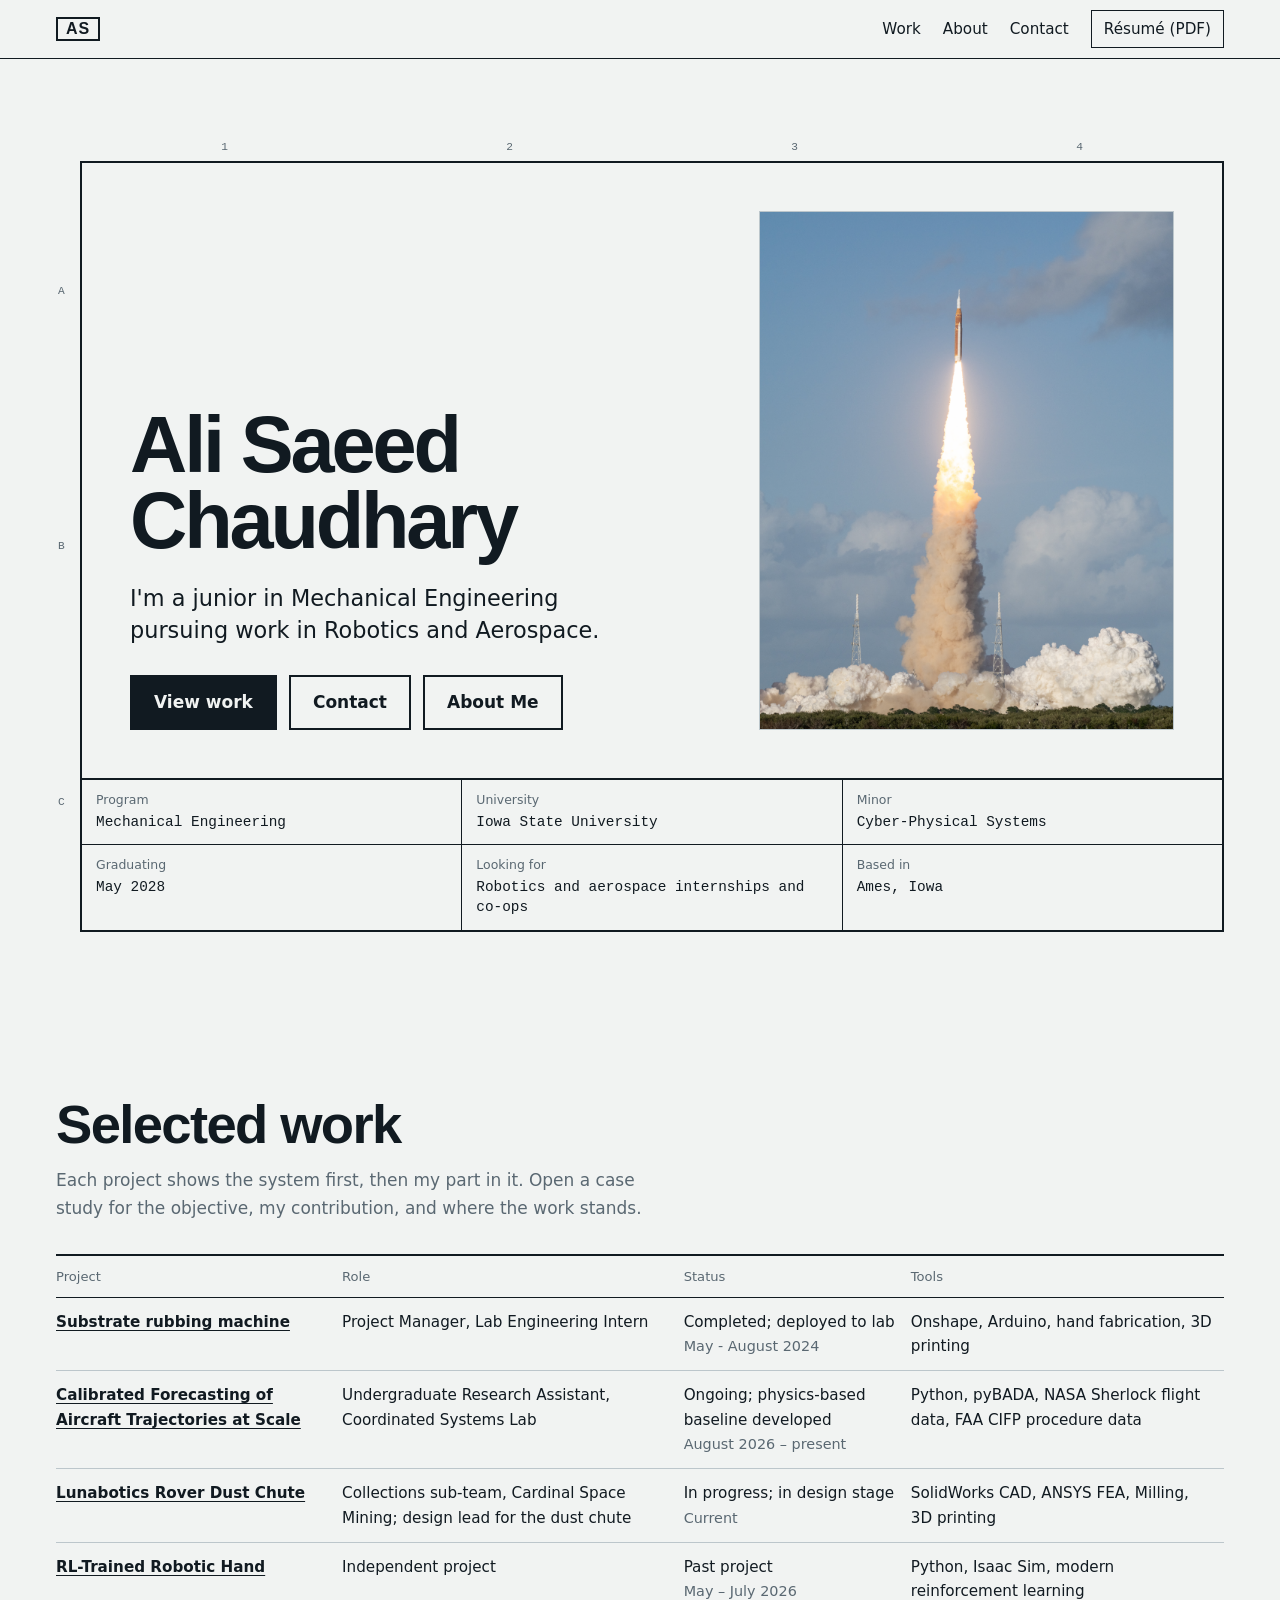
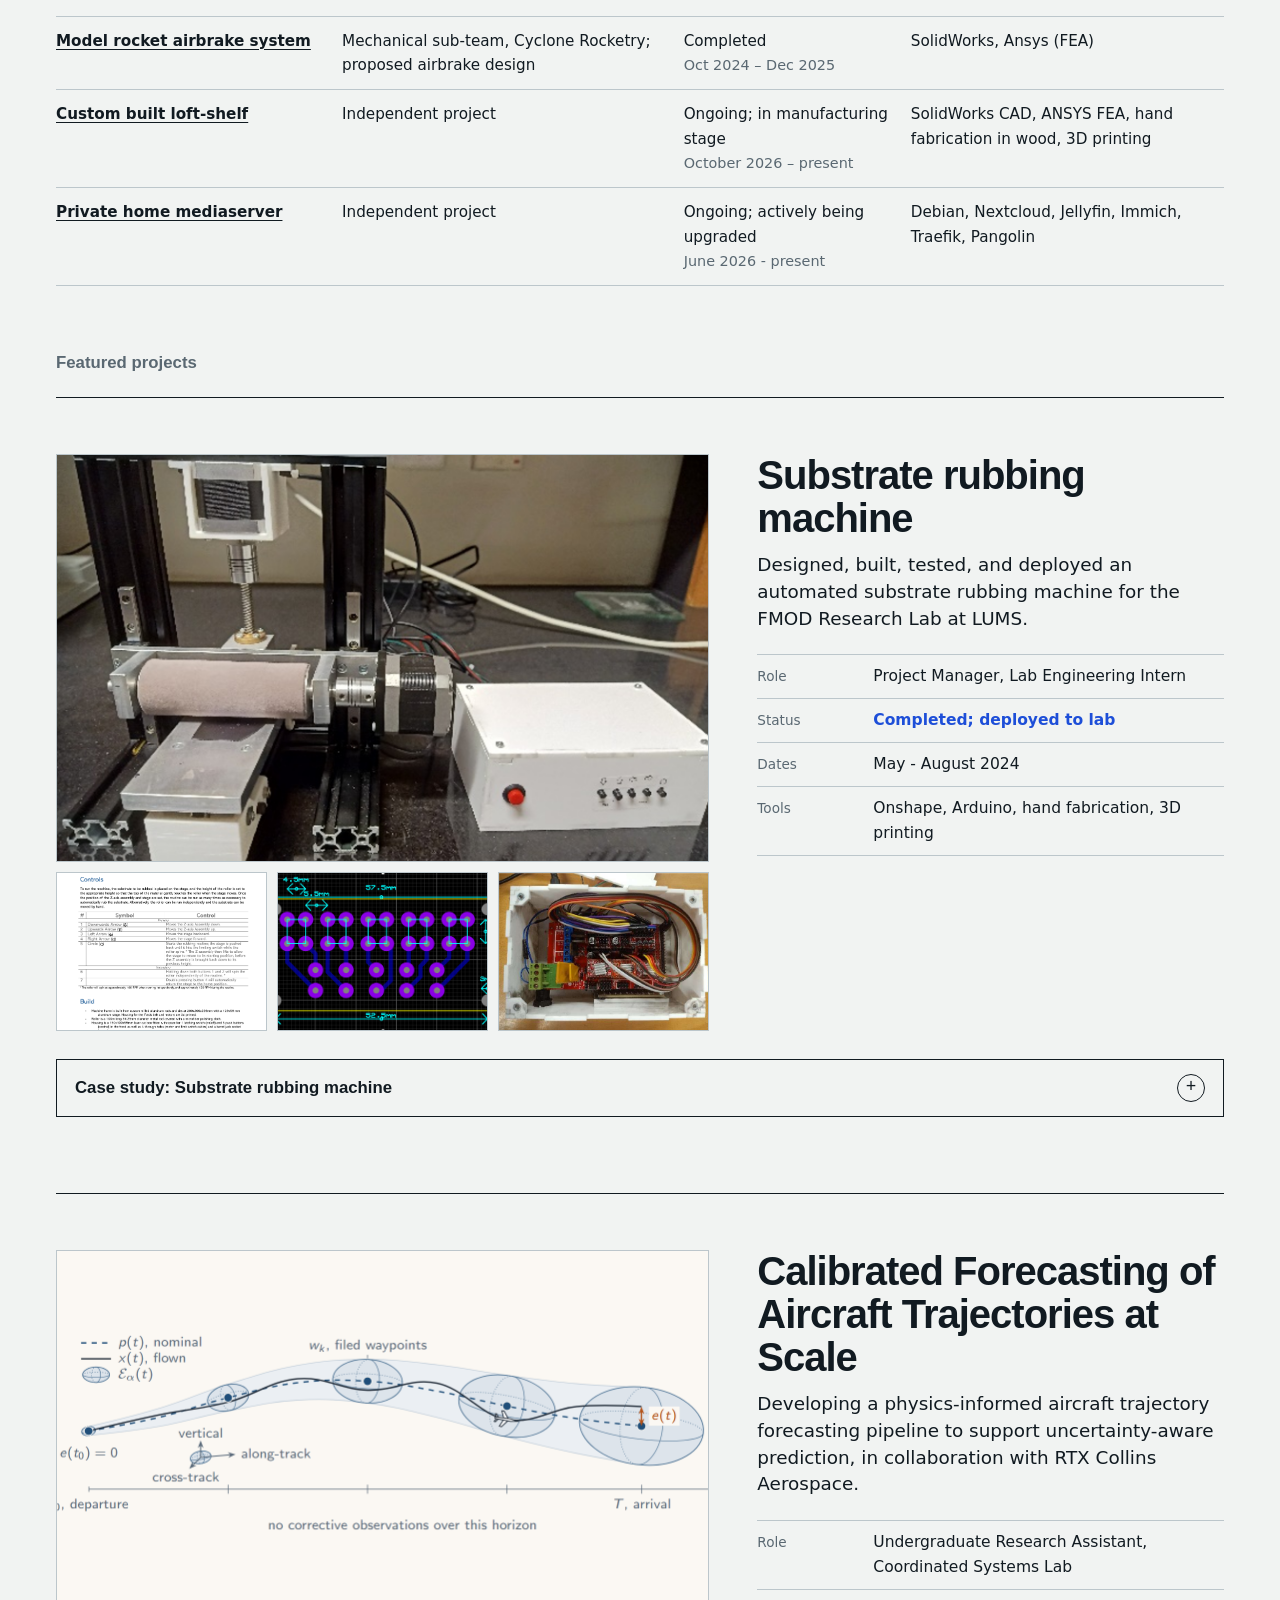
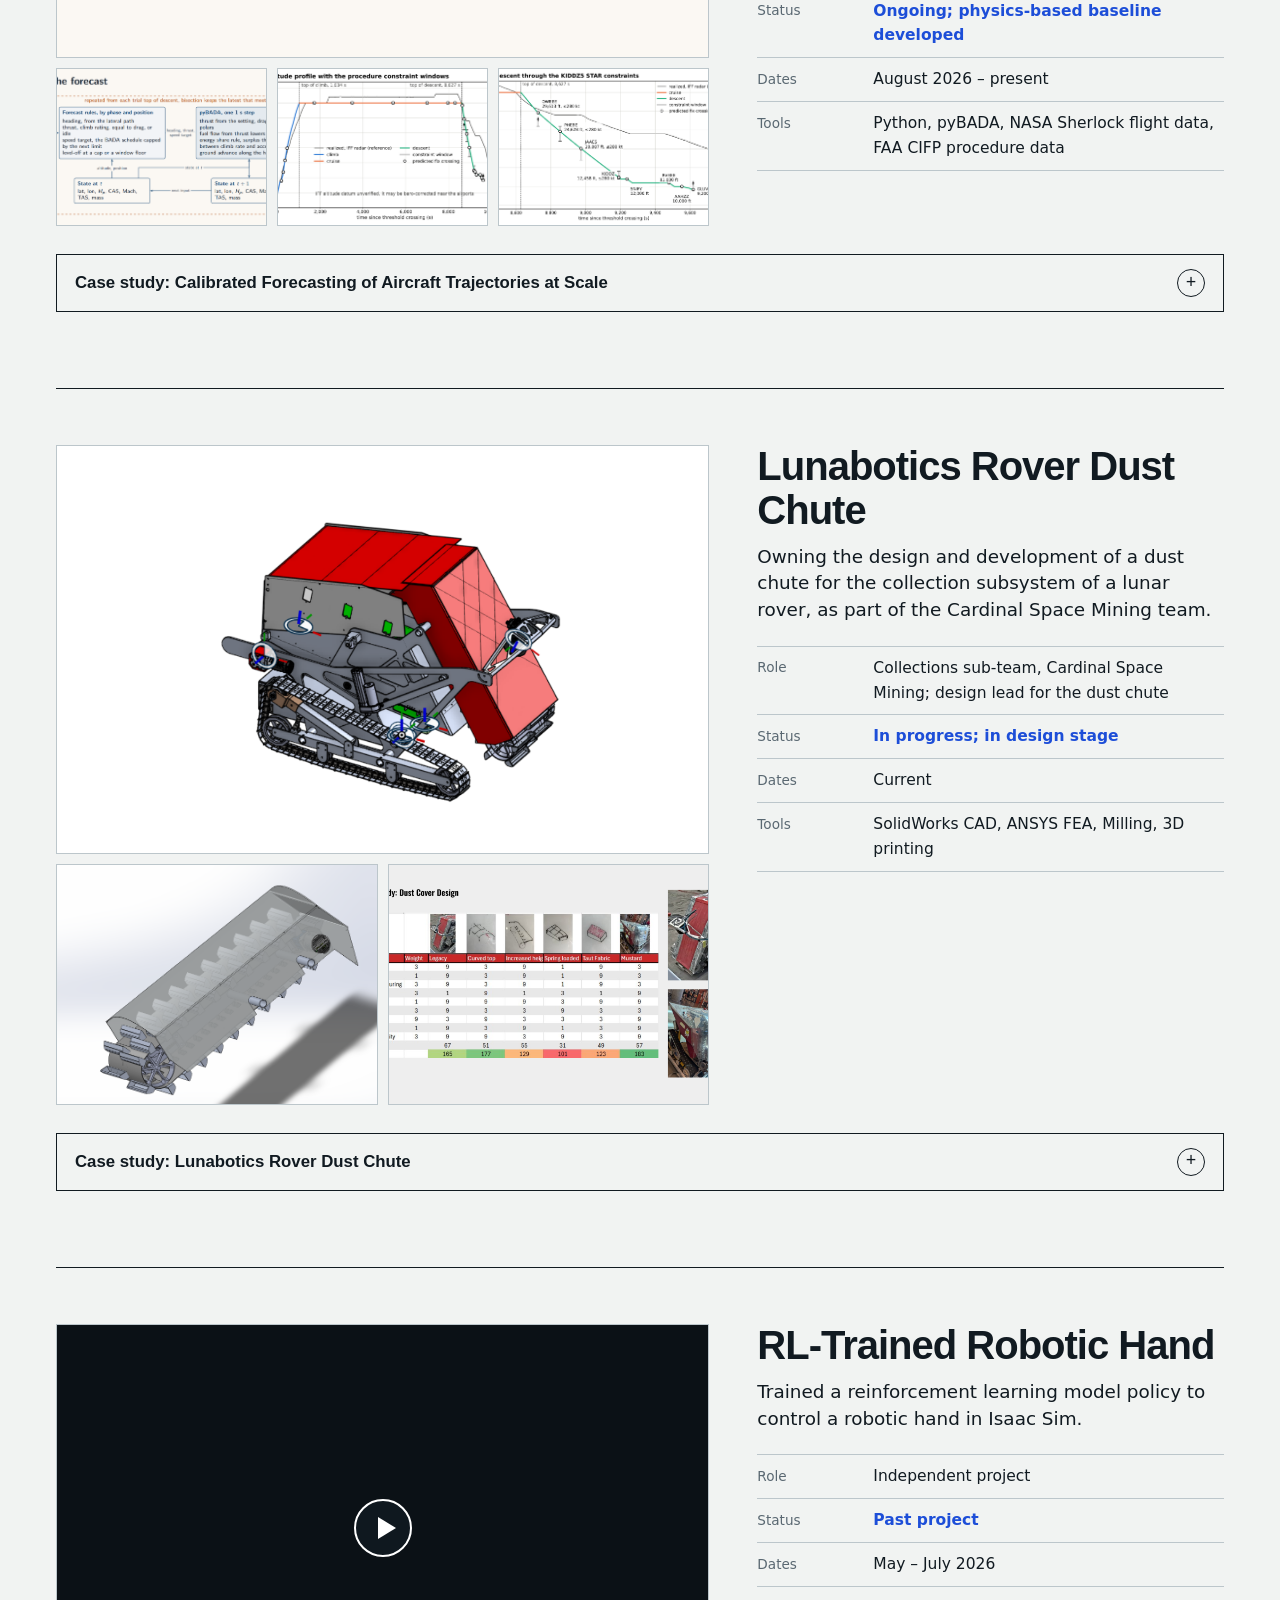
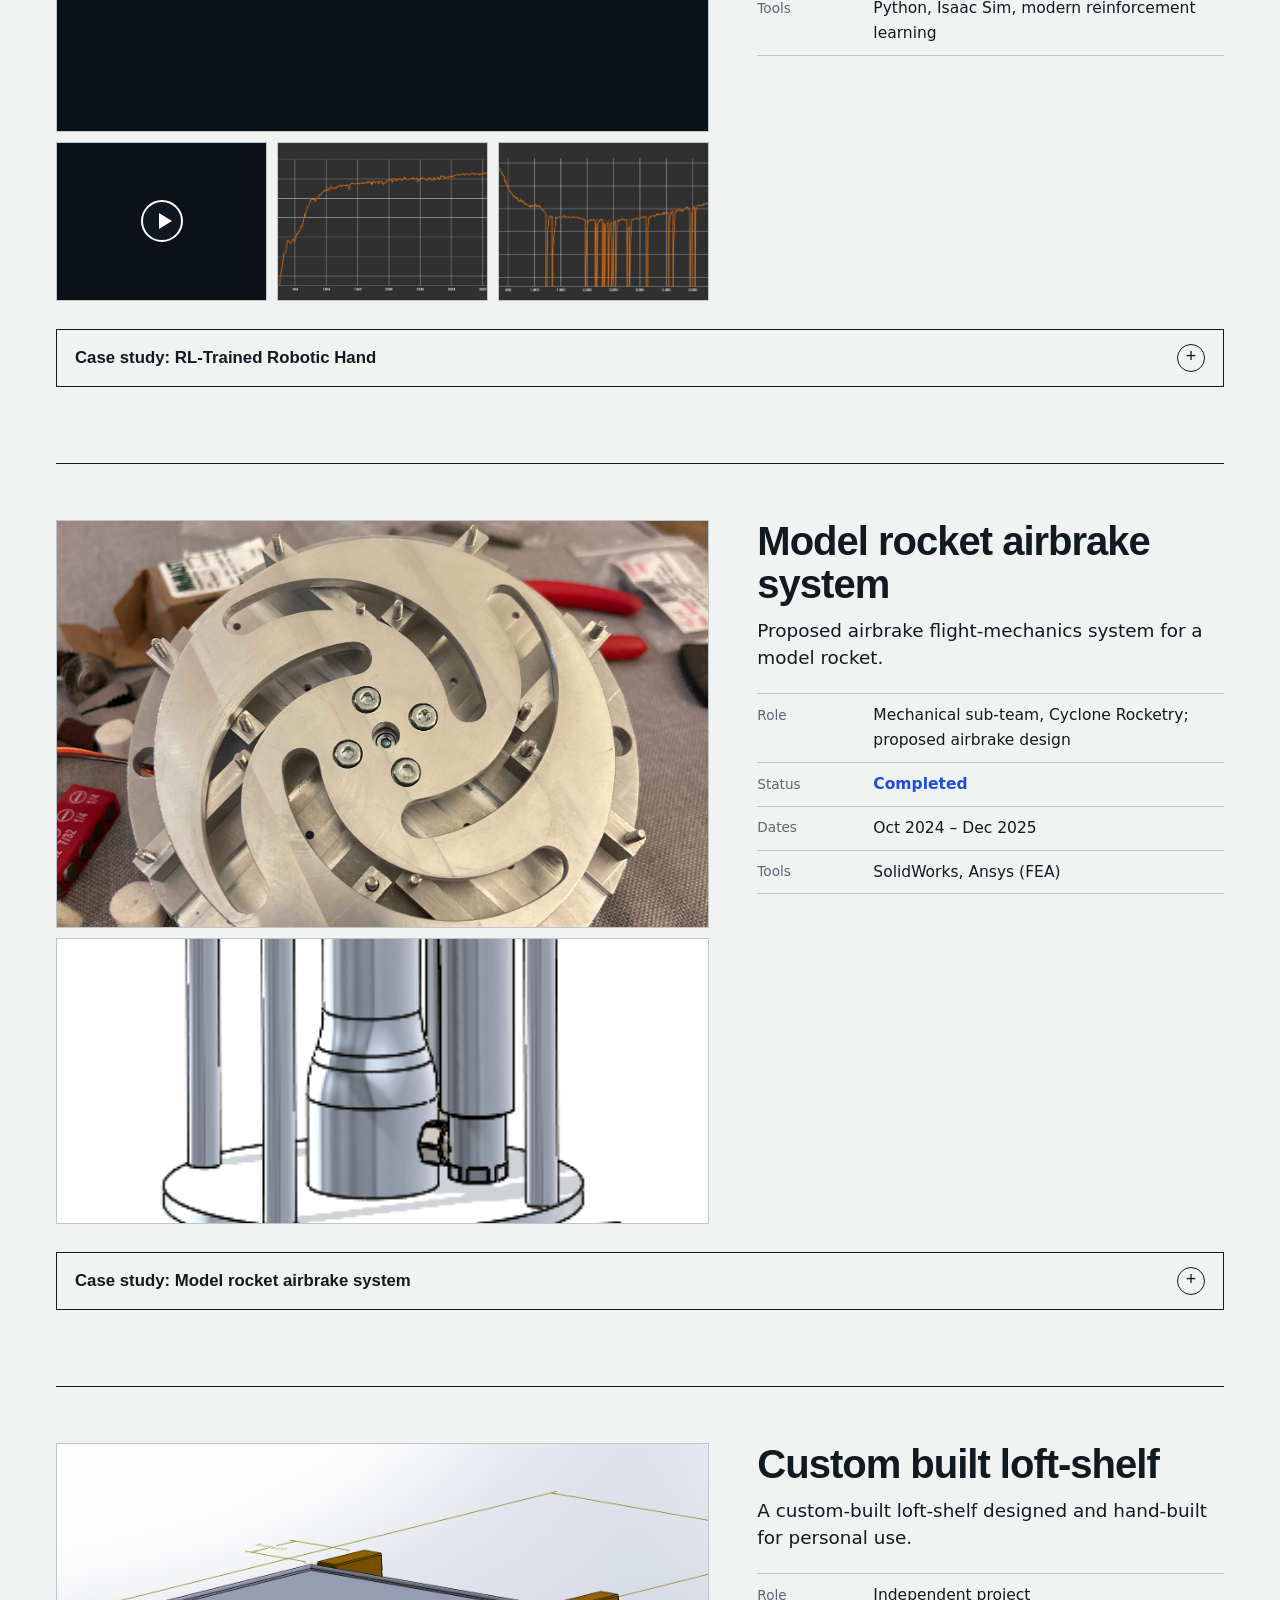
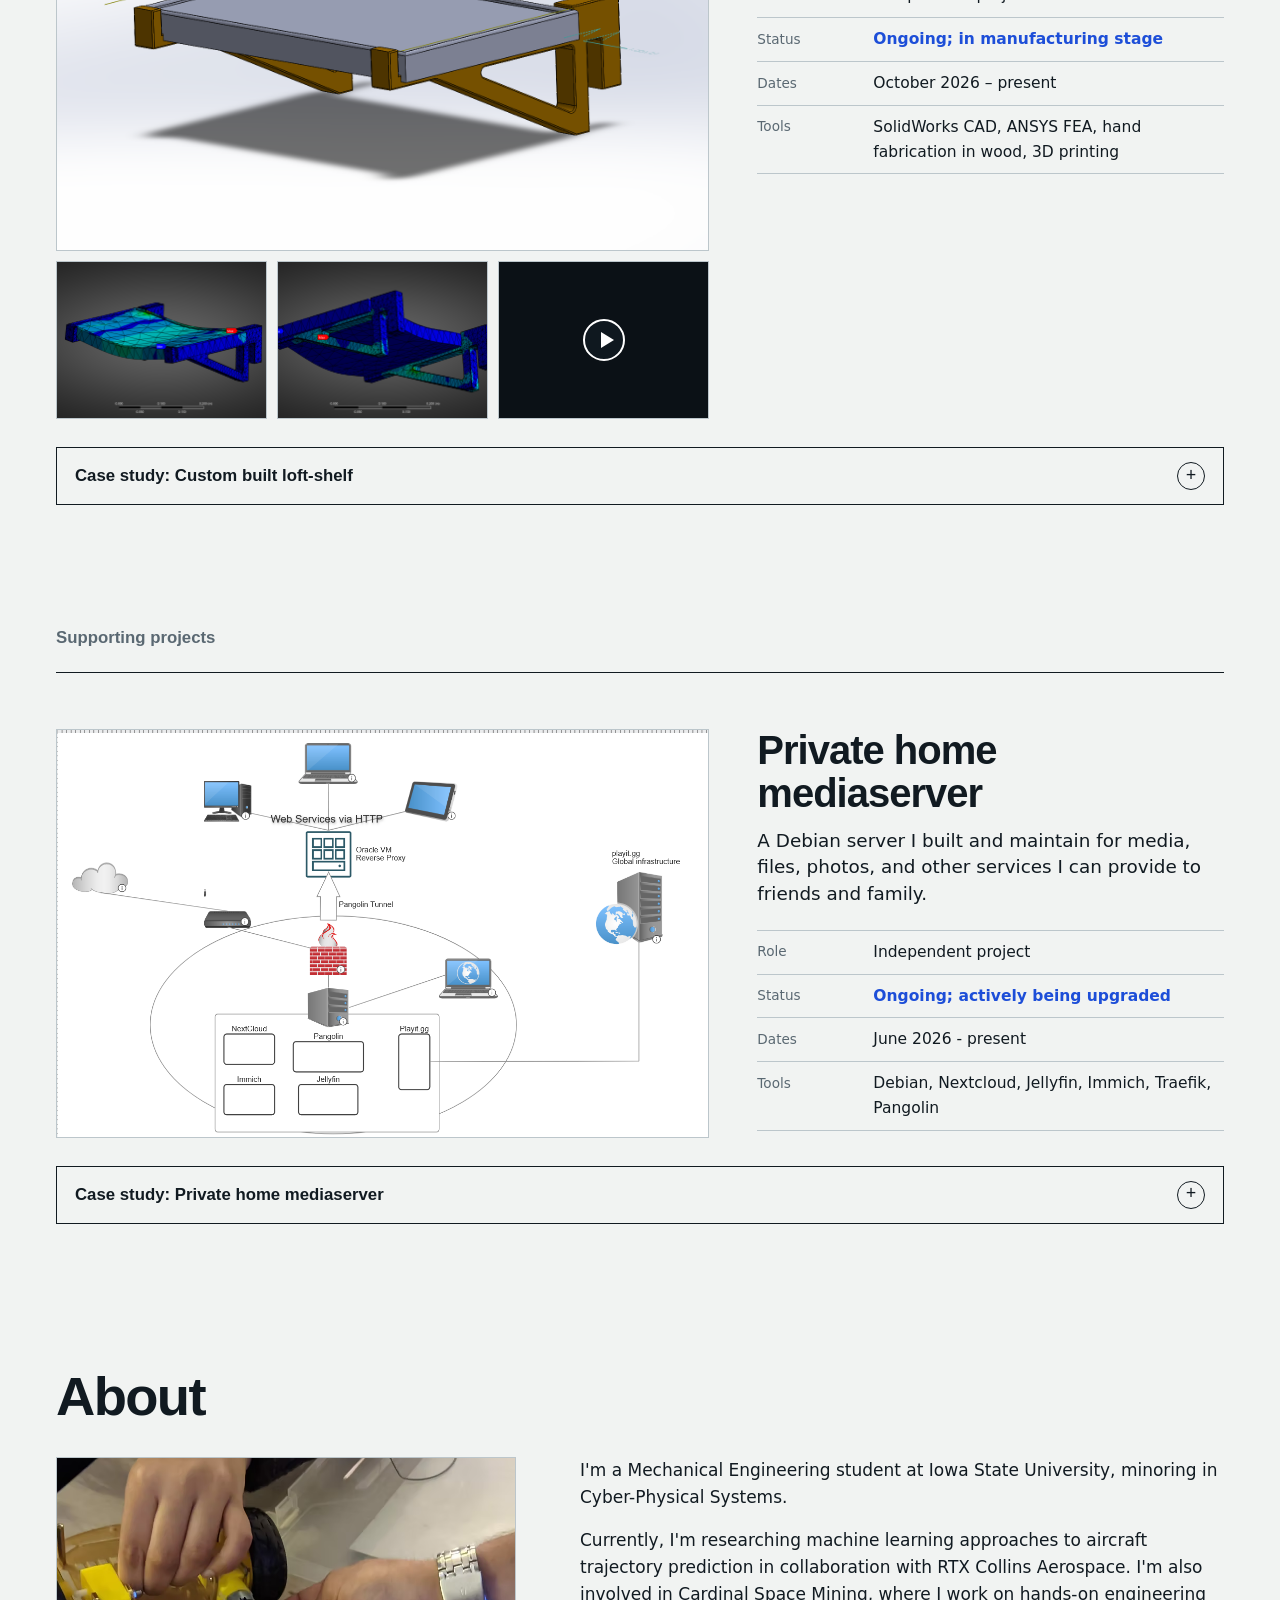
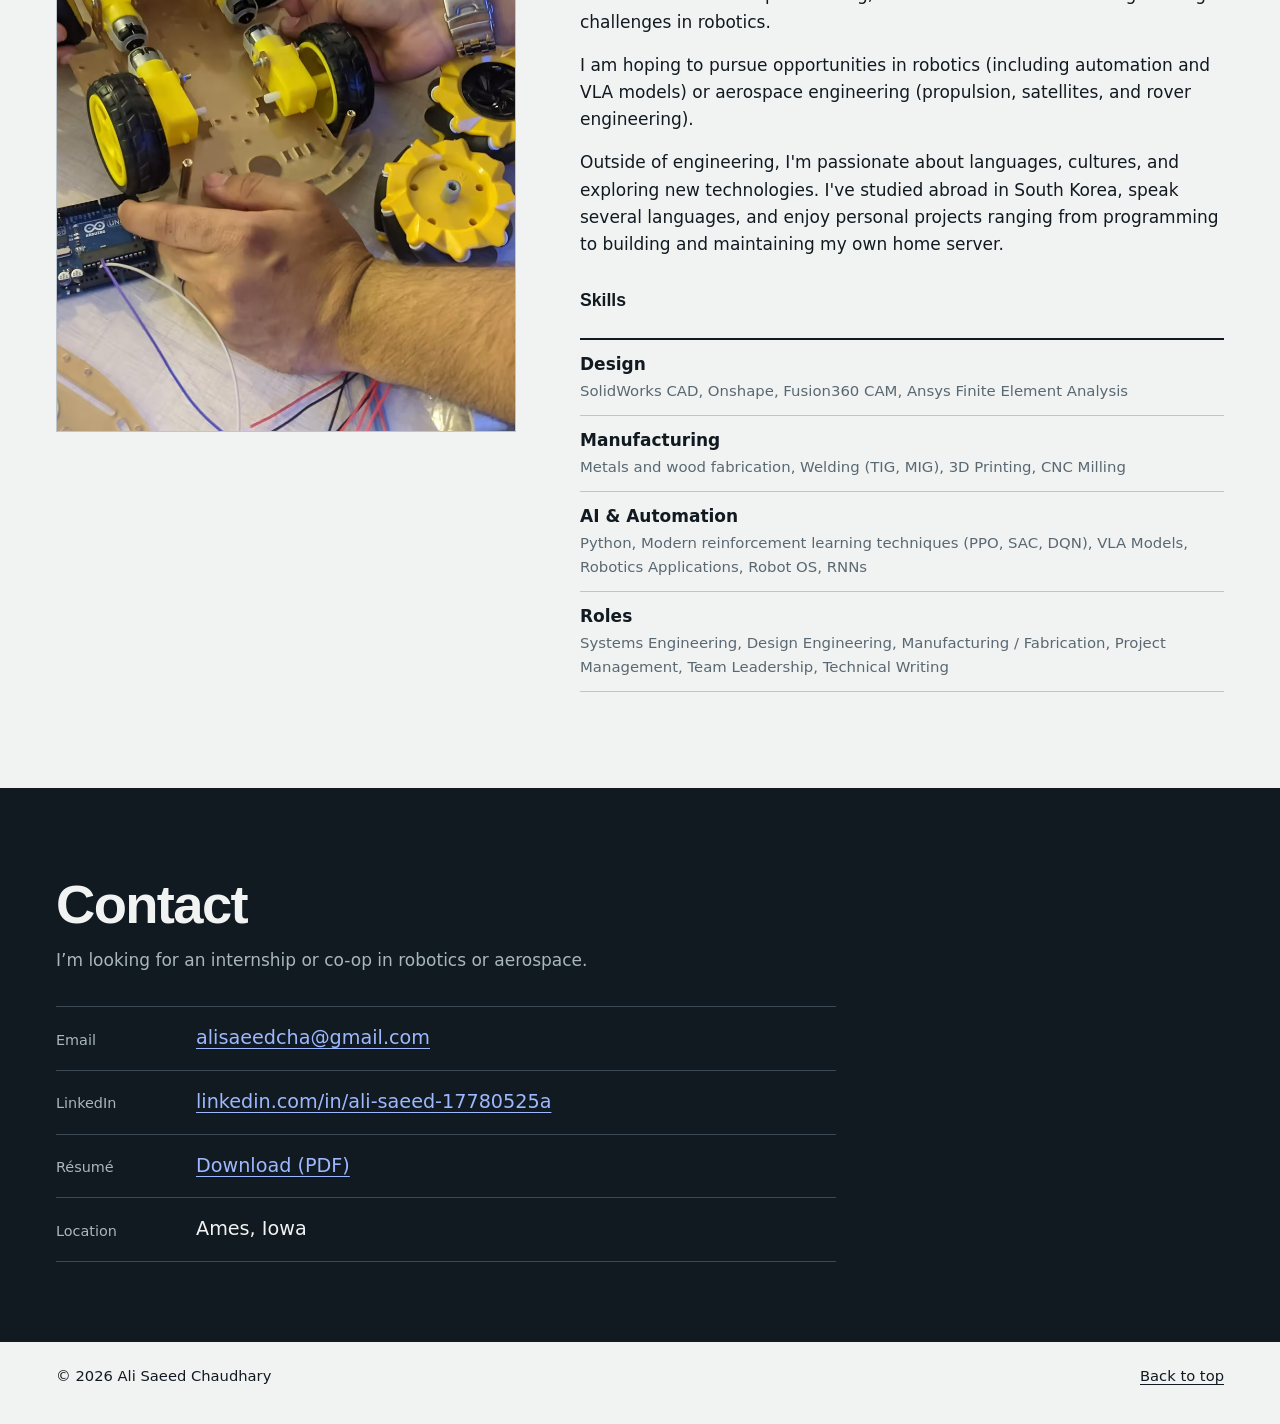
<file: index.html>
<!doctype html>
<html lang="en">
<head>
  <meta charset="utf-8">
  <meta name="viewport" content="width=device-width, initial-scale=1">
  <title>Ali Saeed Chaudhary | Mechanical Engineering Portfolio</title>
  <meta name="description" content="Portfolio of Ali Saeed Chaudhary, Iowa State mechanical engineering student (Cyber-Physical Systems minor) seeking robotics and aerospace internships and co-ops.">
  <meta name="author" content="Ali Saeed Chaudhary">
  <meta name="theme-color" content="#F1F3F2">
  <meta property="og:type" content="website">
  <meta property="og:title" content="Ali Saeed Chaudhary | Mechanical Engineering Portfolio">
  <meta property="og:description" content="Mechanical engineering student at Iowa State working across robotics, aerospace research, and software.">
  <meta name="twitter:card" content="summary">
  <link rel="icon" href="assets/favicon.svg" type="image/svg+xml">
  <link rel="stylesheet" href="styles.css">
  <script type="application/ld+json">
  {"@context":"https://schema.org","@type":"Person","name":"Ali Saeed Chaudhary","email":"mailto:alisaeedcha@gmail.com","sameAs":["https://www.linkedin.com/in/ali-saeed-17780525a/"],"alumniOf":{"@type":"CollegeOrUniversity","name":"Iowa State University"},"address":{"@type":"PostalAddress","addressLocality":"Ames","addressRegion":"IA","addressCountry":"US"},"jobTitle":"Mechanical Engineering Student"}
  </script>
</head>
<body id="top">
<a class="skip" href="#work">Skip to work</a>
<header class="site-header"><div class="wrap">
  <a class="wordmark" href="#top" aria-label="Ali Saeed Chaudhary, back to top">AS</a>
  <nav class="site-nav" aria-label="Primary"><ul>
    <li><a href="#work">Work</a></li><li><a href="#about">About</a></li><li><a href="#contact">Contact</a></li>
    <li><a class="resume-link" href="./AliSaeed_Resume.pdf" target="_blank" rel="noopener">Résumé (PDF)</a></li>
  </ul></nav>
</div></header>

<main>
<section class="hero" aria-labelledby="name"><div class="wrap">
  <div class="sheet-frame">
    <div class="zones-x" aria-hidden="true"><span>1</span><span>2</span><span>3</span><span>4</span></div>
    <div class="zones-y" aria-hidden="true"><span>A</span><span>B</span><span>C</span></div>
    <div class="frame-body">
      <div>
        <h1 id="name">Ali Saeed Chaudhary</h1>
        <p class="lede">I'm a junior in Mechanical Engineering pursuing work in Robotics and Aerospace.</p>
        <div class="actions"><a class="btn btn-primary" href="#work">View work</a><a class="btn btn-secondary" href="#contact">Contact</a><a class="btn btn-secondary" href="#about">About Me</a></div>
      </div>
      <figure class="slot tall"><img src="images/hero.jpg" alt="Hero Picture"></figure>
    </div>
    <div class="titleblock">
      <div class="tb-cell"><span class="k">Program</span><span class="v">Mechanical Engineering</span></div>
      <div class="tb-cell"><span class="k">University</span><span class="v">Iowa State University</span></div>
      <div class="tb-cell"><span class="k">Minor</span><span class="v">Cyber-Physical Systems</span></div>
      <div class="tb-cell"><span class="k">Graduating</span><span class="v">May 2028</span></div>
      <div class="tb-cell"><span class="k">Looking for</span><span class="v">Robotics and aerospace internships and co-ops</span></div>
      <div class="tb-cell"><span class="k">Based in</span><span class="v">Ames, Iowa</span></div>
    </div>
  </div>
</div></section>

<section id="work" aria-labelledby="work-h"><div class="wrap">
  <div class="sec-head"><h2 id="work-h">Selected work</h2>
  <p>Each project shows the system first, then my part in it. Open a case study for the objective, my contribution, and where the work stands.</p></div>
  <table class="index"><caption class="sr-only">Project index</caption><thead><tr><th scope="col">Project</th><th scope="col" class="hide-sm">Role</th><th scope="col">Status</th><th scope="col" class="hide-sm">Tools</th></tr></thead><tbody><tr><td><a href="#rubbing-machine">Substrate rubbing machine</a></td><td class="hide-sm">Project Manager, Lab Engineering Intern</td><td>Completed; deployed to lab<br><span class="small">May - August 2024</span></td><td class="hide-sm">Onshape, Arduino, hand fabrication, 3D printing</td></tr><tr><td><a href="#trajectory-prediction">Calibrated Forecasting of Aircraft Trajectories at Scale</a></td><td class="hide-sm">Undergraduate Research Assistant, Coordinated Systems Lab</td><td>Ongoing; physics-based baseline developed<br><span class="small">August 2026 – present</span></td><td class="hide-sm">Python, pyBADA, NASA Sherlock flight data, FAA CIFP procedure data</td></tr><tr><td><a href="#space-mining">Lunabotics Rover Dust Chute</a></td><td class="hide-sm">Collections sub-team, Cardinal Space Mining; design lead for the dust chute</td><td>In progress; in design stage<br><span class="small">Current</span></td><td class="hide-sm">SolidWorks CAD, ANSYS FEA, Milling, 3D printing</td></tr><tr><td><a href="#hand">RL-Trained Robotic Hand</a></td><td class="hide-sm">Independent project</td><td>Past project<br><span class="small">May – July 2026</span></td><td class="hide-sm">Python, Isaac Sim, modern reinforcement learning</td></tr><tr><td><a href="#airbrakes">Model rocket airbrake system</a></td><td class="hide-sm">Mechanical sub-team, Cyclone Rocketry; proposed airbrake design</td><td>Completed<br><span class="small">Oct 2024 – Dec 2025</span></td><td class="hide-sm">SolidWorks, Ansys (FEA)</td></tr><tr><td><a href="#shelf">Custom built loft-shelf</a></td><td class="hide-sm">Independent project</td><td>Ongoing; in manufacturing stage<br><span class="small">October 2026 – present</span></td><td class="hide-sm">SolidWorks CAD, ANSYS FEA, hand fabrication in wood, 3D printing</td></tr><tr><td><a href="#home-server">Private home mediaserver</a></td><td class="hide-sm">Independent project</td><td>Ongoing; actively being upgraded<br><span class="small">June 2026 - present</span></td><td class="hide-sm">Debian, Nextcloud, Jellyfin, Immich, Traefik, Pangolin</td></tr></tbody></table>
  <h3 class="group">Featured projects</h3>
<article class="project" id="rubbing-machine" aria-labelledby="rubbing-machine-h"><div class="proj-grid"><div class="media"><figure class="slot "><a class="lb" href="images/rubbing.png" data-alt="Substrate rubbing machine, image 1" data-caption="The substrate rubbing machine in the FMOD Research Lab at LUMS."><img src="images/rubbing.png" alt="Substrate rubbing machine, image 1" loading="lazy" decoding="async"></a></figure><div class="thumbs cols3"><figure class="slot thumb"><a class="lb" href="images/documentation.png" data-alt="Substrate rubbing machine, image 2" data-caption="A page from the documentation of the machine&#x27;s design and operation."><img src="images/documentation.png" alt="Substrate rubbing machine, image 2" loading="lazy" decoding="async"></a></figure><figure class="slot thumb"><a class="lb" href="images/pcb.png" data-alt="Substrate rubbing machine, image 3" data-caption="The custom control-panel PCB designed for the machine."><img src="images/pcb.png" alt="Substrate rubbing machine, image 3" loading="lazy" decoding="async"></a></figure><figure class="slot thumb"><a class="lb" href="images/wiring.png" data-alt="Substrate rubbing machine, image 4" data-caption="Inside of the wiring box and control panel."><img src="images/wiring.png" alt="Substrate rubbing machine, image 4" loading="lazy" decoding="async"></a></figure></div></div><div class="info"><h3 id="rubbing-machine-h">Substrate rubbing machine</h3><p class="oneline">Designed, built, tested, and deployed an automated substrate rubbing machine for the FMOD Research Lab at LUMS.</p><dl class="spec"><div><dt>Role</dt><dd>Project Manager, Lab Engineering Intern</dd></div><div><dt>Status</dt><dd><span class=status>Completed; deployed to lab</span></dd></div><div><dt>Dates</dt><dd>May - August 2024</dd></div><div><dt>Tools</dt><dd>Onshape, Arduino, hand fabrication, 3D printing</dd></div></dl></div></div><details class="case"><summary><span>Case study: Substrate rubbing machine</span><span class="toggle-icon" aria-hidden="true"></span></summary><div class="case-body"><div class="cs"><h4>Objective</h4><p>Design, build, test, and deploy a substrate rubbing machine customized for the FMOD Research Lab&#x27;s needs.</p></div><div class="cs"><h4>Design Considerations</h4><p>In crystals research, substrate rubbing is used to induce anisotropy or align molecules. Usually this process is done by hand, which can be time consuming and inconsistent.</p><p>The FMOD research lab at LUMS needed a machine to automate the process of rubbing substrates. The machine needed to be able to accommodate different substrate sizes, and be able to apply a consistent amount of pressure and speed as a roller was pressed along the substrate. The machine also needed to be easy to operate, and be able to be cleaned and maintained easily.</p><p>The control buttons were designed to incorporate as much functionality as possible, while still being simple to use. The automated rubbing routine would:</p><ul><li>move the roller down to the correct height</li><li>move the substrate bed at a constant velocity under the roller</li><li>when the limit switch at the end of the substrate bed is triggered, the roller is lifted</li><li>the substrate bed is returned to the starting position</li></ul><p>The controls also allow for manual positioning of the roller and substrate bed, and isolated control of the roller spin.</p><p>These control options were all designed considering the needs of the lab, and the need for a simple and easy to use interface.</p></div><div class="cs"><h4>My contribution</h4><p>I led design, construction, and testing, defining requirements with input from the PhysLab team. I designed the mechanical assembly in Onshape and integrated an aluminum frame with an Arduino Mega/RAMPS 1.4 control system driving three NEMA 17 stepper motors.</p><p>I also developed the control-panel PCB, 3D-printed the controls, and implemented the automated rubbing routine and manual adjustments.</p></div><p class="permalink"><a href="#rubbing-machine">Link to this project</a></p></div></details></article>
<article class="project" id="trajectory-prediction" aria-labelledby="trajectory-prediction-h"><div class="proj-grid"><div class="media"><figure class="slot "><a class="lb" href="images/flighttube.png" data-alt="Calibrated Forecasting of Aircraft Trajectories at Scale, image 1" data-caption="A flight tube showing the nominal route, observed flown path, and the future trajectory uncertainty envelope tube."><img src="images/flighttube.png" alt="Calibrated Forecasting of Aircraft Trajectories at Scale, image 1" loading="lazy" decoding="async"></a></figure><div class="thumbs cols3"><figure class="slot thumb"><a class="lb" href="images/onesecond.png" data-alt="Calibrated Forecasting of Aircraft Trajectories at Scale, image 2"><img src="images/onesecond.png" alt="Calibrated Forecasting of Aircraft Trajectories at Scale, image 2" loading="lazy" decoding="async"></a></figure><figure class="slot thumb"><a class="lb" href="images/altitude.png" data-alt="Calibrated Forecasting of Aircraft Trajectories at Scale, image 3"><img src="images/altitude.png" alt="Calibrated Forecasting of Aircraft Trajectories at Scale, image 3" loading="lazy" decoding="async"></a></figure><figure class="slot thumb"><a class="lb" href="images/arrival.png" data-alt="Calibrated Forecasting of Aircraft Trajectories at Scale, image 4"><img src="images/arrival.png" alt="Calibrated Forecasting of Aircraft Trajectories at Scale, image 4" loading="lazy" decoding="async"></a></figure></div></div><div class="info"><h3 id="trajectory-prediction-h">Calibrated Forecasting of Aircraft Trajectories at Scale</h3><p class="oneline">Developing a physics-informed aircraft trajectory forecasting pipeline to support uncertainty-aware prediction, in collaboration with RTX Collins Aerospace.</p><dl class="spec"><div><dt>Role</dt><dd>Undergraduate Research Assistant, Coordinated Systems Lab</dd></div><div><dt>Status</dt><dd><span class=status>Ongoing; physics-based baseline developed</span></dd></div><div><dt>Dates</dt><dd>August 2026 – present</dd></div><div><dt>Tools</dt><dd>Python, pyBADA, NASA Sherlock flight data, FAA CIFP procedure data</dd></div></dl></div></div><details class="case"><summary><span>Case study: Calibrated Forecasting of Aircraft Trajectories at Scale</span><span class="toggle-icon" aria-hidden="true"></span></summary><div class="case-body"><div class="cs"><h4>Objective</h4><p>Predict how an aircraft will depart from its filed flight plan and quantify uncertainty in its future position. The project combines an aircraft-performance baseline with planned machine-learning corrections, supporting the lab’s broader goal of calibrated, multi-aircraft forecasting.</p></div><div class="cs"><h4>My contribution</h4><p>I develop the Python workflow connecting filed routes, aircraft-performance modeling, and observed flight tracks. My work includes investigating NASA Sherlock data, preparing trajectory comparisons, and developing the nominal forecast that will serve as the reference for learning flight-path deviations.</p></div><div class="cs"><h4>Modeling approach</h4><p>The current baseline combines filed waypoints and published departure and arrival procedures with pyBADA aircraft-performance calculations. It advances the aircraft state at one-second intervals using lateral guidance, speed schedules, and climb, cruise, and descent logic.</p><p>A bisection search identifies the latest top of descent that satisfies the modeled altitude and speed constraints. This establishes a physics-based reference before adding learned corrections. The current flight’s observed track is kept out of the forecast inputs and used for comparison.</p></div><div class="cs"><h4>Current results</h4><p>The initial single-flight demonstration produced a nominal trajectory and passed all nine reported fix checks within the specified tolerances of 100 ft and 1 kt. The descent search converged in 13 trial descents; two constraint checks had narrow remaining margins.</p><p>Comparing the nominal profile with the recorded flight revealed differences in routing and cruise altitude. This is a baseline demonstration, not a validated prediction-accuracy result: it uses no wind, standard-atmosphere assumptions, and BADA demonstration coefficients, and ends at the last arrival fix before the runway branch.</p></div><div class="cs"><h4>Next steps</h4><p>I am extending the workflow toward forecast-wind inputs and multi-flight residual datasets. The next modeling stage will learn probabilistic corrections to the nominal trajectory and evaluate whether predicted uncertainty matches observed errors. Multi-aircraft interactions and rolling forecasts are deferred extensions.</p></div><p class="permalink"><a href="#trajectory-prediction">Link to this project</a></p></div></details></article>
<article class="project" id="space-mining" aria-labelledby="space-mining-h"><div class="proj-grid"><div class="media"><figure class="slot "><a class="lb" href="images/space-mining-main.jpg" data-alt="Lunabotics Rover Dust Chute, image 1" data-caption="CAD Rendering of the previous year&#x27;s robot; design starting point"><img src="images/space-mining-main.jpg" alt="Lunabotics Rover Dust Chute, image 1" loading="lazy" decoding="async"></a></figure><div class="thumbs cols2"><figure class="slot thumb"><a class="lb" href="images/dustcover.png" data-alt="Lunabotics Rover Dust Chute, image 2" data-caption="New preliminary dust chute for the lunar rover collection subsystem."><img src="images/dustcover.png" alt="Lunabotics Rover Dust Chute, image 2" loading="lazy" decoding="async"></a></figure><figure class="slot thumb"><a class="lb" href="images/tradestudy.png" data-alt="Lunabotics Rover Dust Chute, image 3" data-caption="Trade study slide from the preliminary design review showing the considered dust chute designs."><img src="images/tradestudy.png" alt="Lunabotics Rover Dust Chute, image 3" loading="lazy" decoding="async"></a></figure></div></div><div class="info"><h3 id="space-mining-h">Lunabotics Rover Dust Chute</h3><p class="oneline">Owning the design and development of a dust chute for the collection subsystem of a lunar rover, as part of the Cardinal Space Mining team.</p><dl class="spec"><div><dt>Role</dt><dd>Collections sub-team, Cardinal Space Mining; design lead for the dust chute</dd></div><div><dt>Status</dt><dd><span class=status>In progress; in design stage</span></dd></div><div><dt>Dates</dt><dd>Current</dd></div><div><dt>Tools</dt><dd>SolidWorks CAD, ANSYS FEA, Milling, 3D printing</dd></div></dl></div></div><details class="case"><summary><span>Case study: Lunabotics Rover Dust Chute</span><span class="toggle-icon" aria-hidden="true"></span></summary><div class="case-body"><div class="cs"><h4>Objective</h4><p>Improve the robustness of the collection subsystem’s dust protection compared with the prior year’s design, while keeping the subsystem functional and manufacturable.</p></div><div class="cs"><h4>Why it matters</h4><p class="context">General context: Lunabotics Rovers need to reduce dust generation during collection as much as possible, to avoid contamination of the rover&#x27;s other subsystems, or obscurring the rover&#x27;s LiDAR sensors.</p><p class="context">The previous year&#x27;s design caused a failure in the collections system wherein it injested a large rock and critically damaged the support bars, stopping the collection system from functioning.</p></div><div class="cs"><h4>My contribution</h4><p>I lead the design of the dust cover as part of the Collections sub-team.</p></div><div class="cs"><h4>Design reasoning</h4><p>The design needed to fit many constraints and effectiveness goals:</p><ul><li>The chute should prevent dust from escaping the collection subsystem and reduce the plume.</li><li>The chute needs to be able to handle edge cases such as large rocks, either by safely injesting them into the collections, or by rejecting them without damaging the chute or the collection subsystem.</li><li>It needs to be compatible with the rest of the robot, attatching properly to the frame and giving ample room for the LiDAR sensor.</li><li>Weight should be reduced as much as possible</li></ul><p></p><p>Following these constraints, we landed on a curved-top polycarbonate chute with rigid side walls. The polycarbonate will be far more resistant to damage from impacts without reducing it&#x27;s effectiveness as a dust cover or causing the system to go it&#x27;s over weight limits. The design will allow for non-lethal failure in the event of extreme forces. Support frames will also be added to add rigidity.</p></div><div class="cs"><h4>Current stage</h4><p>Preliminary design review has passed. Critical design is in process, with the next steps being to finalize the design and begin manufacturing.</p></div><p class="permalink"><a href="#space-mining">Link to this project</a></p></div></details></article>
<article class="project" id="hand" aria-labelledby="hand-h"><div class="proj-grid"><div class="media"><figure class="slot "><a class="lb is-video" href="images/main_vid.mp4" data-type="video" data-alt="RL-Trained Robotic Hand, video 1" aria-label="Play video: RL-Trained Robotic Hand, video 1"><video src="images/main_vid.mp4#t=0.1" muted playsinline preload="metadata" tabindex="-1" aria-hidden="true"></video><span class="play" aria-hidden="true"></span></a></figure><div class="thumbs cols3"><figure class="slot thumb"><a class="lb is-video" href="images/rl-video-step-7000.mp4" data-type="video" data-alt="RL-Trained Robotic Hand, video 2" aria-label="Play video: RL-Trained Robotic Hand, video 2"><video src="images/rl-video-step-7000.mp4#t=0.1" muted playsinline preload="metadata" tabindex="-1" aria-hidden="true"></video><span class="play" aria-hidden="true"></span></a></figure><figure class="slot thumb"><a class="lb" href="images/main_rew_step.png" data-alt="RL-Trained Robotic Hand, image 3"><img src="images/main_rew_step.png" alt="RL-Trained Robotic Hand, image 3" loading="lazy" decoding="async"></a></figure><figure class="slot thumb"><a class="lb" href="images/main_pen_action.png" data-alt="RL-Trained Robotic Hand, image 4"><img src="images/main_pen_action.png" alt="RL-Trained Robotic Hand, image 4" loading="lazy" decoding="async"></a></figure></div></div><div class="info"><h3 id="hand-h">RL-Trained Robotic Hand</h3><p class="oneline">Trained a reinforcement learning model policy to control a robotic hand in Isaac Sim.</p><dl class="spec"><div><dt>Role</dt><dd>Independent project</dd></div><div><dt>Status</dt><dd><span class=status>Past project</span></dd></div><div><dt>Dates</dt><dd>May – July 2026</dd></div><div><dt>Tools</dt><dd>Python, Isaac Sim, modern reinforcement learning</dd></div></dl></div></div><details class="case"><summary><span>Case study: RL-Trained Robotic Hand</span><span class="toggle-icon" aria-hidden="true"></span></summary><div class="case-body"><div class="cs"><h4>Objective</h4><p>Train a reinforcement learning model to control a robotic hand. Reference videos and object/hand trajectory data were collected from the HO-Cap (NeurIPS 2025) dataset. The dataset provided data on 21 key points on the robot and human hands, object position and rotation, object linear and angular velocity.</p><p>The policy was given the following observations:</p><ul><li>The Robot&#x27;s hand key points relative to the object</li><li>The Reference hand&#x27;s key points relative to the object</li><li>The difference between the robot key points and the reference key points</li><li>The next-frame reference points relative to the object</li><li>Current joint positions</li><li>Contact forces acting on each fingertip</li></ul><p>Tensorboard was also used to visualize the training process, including the reward function and the policy&#x27;s performance over time.</p></div><div class="cs"><h4>Reward function</h4><p>Some information on the reward function used to train the policy:</p><ul><li>During initial training attempts, the agent seemed to have a difficult time learning to grip and pick up the object, even though it seemed to be following the reference path well. For this reason, a strong reward incentive was given for forming a strong, firm, and stable grip on the object.</li><li>Select points on the robot&#x27;s hand determined to be important for a firm grip (all 5 finger tips, palm, and base of the index and middle fingers) are tracked relative to their distance to the object. In the calculation for r_grasp, each of these points are weighted according to their important in forming a strong grip around the object.</li><li>The object&#x27;s position and rotation are tracked relative to the reference object. The agent is rewarded for keeping the object’s pose as similar to the reference object as possible.</li><li>The amount and speed of movement of the robot’s hand is calculated and penalized. This discourages the agent from making too many unnecessary movements, and encourages a smooth and deliberate trajectory.</li></ul></div><div class="cs"><h4>My contribution</h4><p>This was a Solo Project. I trained the policy using reinforcement learning, and designed the reward function and action space.</p></div><p class="permalink"><a href="#hand">Link to this project</a></p></div></details></article>
<article class="project" id="airbrakes" aria-labelledby="airbrakes-h"><div class="proj-grid"><div class="media"><figure class="slot "><a class="lb" href="images/spiralcam.jpg" data-alt="Model rocket airbrake system, image 1"><img src="images/spiralcam.jpg" alt="Model rocket airbrake system, image 1" loading="lazy" decoding="async"></a></figure><div class="thumbs cols1"><figure class="slot thumb"><a class="lb" href="images/rocketassem.png" data-alt="Model rocket airbrake system, image 2"><img src="images/rocketassem.png" alt="Model rocket airbrake system, image 2" loading="lazy" decoding="async"></a></figure></div></div><div class="info"><h3 id="airbrakes-h">Model rocket airbrake system</h3><p class="oneline">Proposed airbrake flight-mechanics system for a model rocket.</p><dl class="spec"><div><dt>Role</dt><dd>Mechanical sub-team, Cyclone Rocketry; proposed airbrake design</dd></div><div><dt>Status</dt><dd><span class=status>Completed</span></dd></div><div><dt>Dates</dt><dd>Oct 2024 – Dec 2025</dd></div><div><dt>Tools</dt><dd>SolidWorks, Ansys (FEA)</dd></div></dl></div></div><details class="case"><summary><span>Case study: Model rocket airbrake system</span><span class="toggle-icon" aria-hidden="true"></span></summary><div class="case-body"><div class="cs"><h4>Objective</h4><p>Design an airbrake system that changes a rocket’s drag in flight, as part of designing and developing a model rocket with the Mechanical sub-team.</p></div><div class="cs"><h4>Design Considerations</h4><p>The airbrakes add drag on demand to help a rocket reach a target apogee.</p><p>Previous year&#x27;s designs, although robust, had a large footprint within the rocket body, and were too heavy. The airbrakes needed to be designed to fit within a smaller profile, while still being able to withstand the forces acting on them during flight.</p><p>The spiral cam design would allow for a more compact design without sacrificing control authority</p><p>As the fins deployed, the exponentially increasing drag would increase friction on the mechanism, so the design needed to be adjusted to have the fins riding on linear rails</p><p>The layout of the motors and how the mechanism fits into the rocket body had to be reconsidered, as the new design was very different from the previous year&#x27;s.</p></div><div class="cs"><h4>My contribution</h4><p>I proposed an airbrake concept using a spiral cam, allowing the mechanism to fit into a much smaller profile. I conducted finite element analysis (FEA) simulations in Ansys, and modeled the components in SolidWorks.</p></div><p class="permalink"><a href="#airbrakes">Link to this project</a></p></div></details></article>
<article class="project" id="shelf" aria-labelledby="shelf-h"><div class="proj-grid"><div class="media"><figure class="slot "><a class="lb" href="images/shelf-ss.png" data-alt="Custom built loft-shelf, image 1"><img src="images/shelf-ss.png" alt="Custom built loft-shelf, image 1" loading="lazy" decoding="async"></a></figure><div class="thumbs cols3"><figure class="slot thumb"><a class="lb" href="images/shelf-file.png" data-alt="Custom built loft-shelf, image 2"><img src="images/shelf-file.png" alt="Custom built loft-shelf, image 2" loading="lazy" decoding="async"></a></figure><figure class="slot thumb"><a class="lb" href="images/shelf-file2.png" data-alt="Custom built loft-shelf, image 3"><img src="images/shelf-file2.png" alt="Custom built loft-shelf, image 3" loading="lazy" decoding="async"></a></figure><figure class="slot thumb"><a class="lb is-video" href="images/vid.mp4" data-type="video" data-alt="Custom built loft-shelf, video 4" aria-label="Play video: Custom built loft-shelf, video 4"><video src="images/vid.mp4#t=0.1" muted playsinline preload="metadata" tabindex="-1" aria-hidden="true"></video><span class="play" aria-hidden="true"></span></a></figure></div></div><div class="info"><h3 id="shelf-h">Custom built loft-shelf</h3><p class="oneline">A custom-built loft-shelf designed and hand-built for personal use.</p><dl class="spec"><div><dt>Role</dt><dd>Independent project</dd></div><div><dt>Status</dt><dd><span class=status>Ongoing; in manufacturing stage</span></dd></div><div><dt>Dates</dt><dd>October 2026 – present</dd></div><div><dt>Tools</dt><dd>SolidWorks CAD, ANSYS FEA, hand fabrication in wood, 3D printing</dd></div></dl></div></div><details class="case"><summary><span>Case study: Custom built loft-shelf</span><span class="toggle-icon" aria-hidden="true"></span></summary><div class="case-body"><div class="cs"><h4>Objective</h4><p>Build a stable, lightweight shelf that fits my lofted bedframe and can be installed or removed easily.</p></div><div class="cs"><h4>Design Considerations</h4><p>The loft-shelf was designed to fit into my lofted bedframe and hold a variety of items. The design needed to be structurally sound, stable (no wobbling or shifting), while also being light-weight and easy to install or relocate if necessary.</p><p>Measurements of the bedframe were taken to fit the shelf brackets.</p><p>Wood was chosen as the material for the brackets as it is easy to manufacture, while being stiff and sturdy enough to bear the load of the shelf and its contents.</p><p>3D-printed PLA was chosen for the shelf itself as it is light-weight, reducing the total load on the brackets and bedframe. The 3D printing process also allowed for a more complex shape that would have been difficult to manufacture with wood.</p><p>The shelf was designed with a lip around the top surface to prevent items from sliding off, and slotted rails on the bottom surfaces to fit into the brackets without allowing for slippage or shifting. The shelf was also designed to be easily removable from the brackets if necessary.</p><p>An FEA Analysis was used to evaluate the structural integrity of the shelf and brackets, and to ensure that the design would be able to withstand the expected loads.</p></div><div class="cs"><h4>My contribution</h4><p>This is a Solo Project. I measured the frame the shelf would be fitted to, and designed the shelf in SolidWorks. I also performed finite element analysis (FEA) in ANSYS to ensure the design would be structurally sound, and am fabricating the shelf using wood and 3D-printing.</p></div><p class="permalink"><a href="#shelf">Link to this project</a></p></div></details></article><h3 class="group">Supporting projects</h3>
<article class="project" id="home-server" aria-labelledby="home-server-h"><div class="proj-grid"><div class="media"><figure class="slot "><a class="lb" href="images/network.png" data-alt="Private home mediaserver, image 1"><img src="images/network.png" alt="Private home mediaserver, image 1" loading="lazy" decoding="async"></a></figure></div><div class="info"><h3 id="home-server-h">Private home mediaserver</h3><p class="oneline">A Debian server I built and maintain for media, files, photos, and other services I can provide to friends and family.</p><dl class="spec"><div><dt>Role</dt><dd>Independent project</dd></div><div><dt>Status</dt><dd><span class=status>Ongoing; actively being upgraded</span></dd></div><div><dt>Dates</dt><dd>June 2026 - present</dd></div><div><dt>Tools</dt><dd>Debian, Nextcloud, Jellyfin, Immich, Traefik, Pangolin</dd></div></dl></div></div><details class="case"><summary><span>Case study: Private home mediaserver</span><span class="toggle-icon" aria-hidden="true"></span></summary><div class="case-body"><div class="cs"><h4>Objective</h4><p>Run my own file, media, and photo services instead of relying on third-party hosts.</p></div><div class="cs"><h4>My contribution</h4><p>I built and maintained the server, deployed the services (Nextcloud, Jellyfin, Immich), and troubleshoot problems as they come up.</p></div><div class="cs"><h4>Technical reasoning</h4><p>Remote access runs through an Oracle VPS using Pangolin and Traefik, a reverse-proxy setup. Making several services reachable behind one entry point means working through routing, proxy integration, and debugging when pieces disagree. </p></div><p class="permalink"><a href="#home-server">Link to this project</a></p></div></details></article>
</div></section>

<section id="about" aria-labelledby="about-h"><div class="wrap">
  <div class="sec-head"><h2 id="about-h">About</h2></div>
  <div class="about-grid">
    <figure class="slot tall"><img src="images/about.jpg" alt="Ali Saeed Chaudhary"></figure>
    <div class="about-text">
      <p>I'm a Mechanical Engineering student at Iowa State University, minoring in Cyber-Physical Systems.</p>
      <p>Currently, I'm researching machine learning approaches to aircraft trajectory prediction in collaboration with RTX Collins Aerospace. I'm also involved in Cardinal Space Mining, where I work on hands-on engineering challenges in robotics.</p>
      <p>I am hoping to pursue opportunities in robotics (including automation and VLA models) or aerospace engineering (propulsion, satellites, and rover engineering).</p>
      <p>Outside of engineering, I'm passionate about languages, cultures, and exploring new technologies. I've studied abroad in South Korea, speak several languages, and enjoy personal projects ranging from programming to building and maintaining my own home server.</p>
      <h3 style="font-size:1.1rem;margin-top:28px">Skills</h3>
      <ul class="skills">
        <li><span class="name">Design</span><span class="where">SolidWorks CAD, Onshape, Fusion360 CAM, Ansys Finite Element Analysis</span></li>
        <li><span class="name">Manufacturing</span><span class="where">Metals and wood fabrication, Welding (TIG, MIG), 3D Printing, CNC Milling</span></li>
        <li><span class="name">AI & Automation</span><span class="where">Python, Modern reinforcement learning techniques (PPO, SAC, DQN), VLA Models, Robotics Applications, Robot OS, RNNs</span></li>
        <li><span class="name">Roles</span><span class="where">Systems Engineering, Design Engineering, Manufacturing / Fabrication, Project Management, Team Leadership, Technical Writing</span></li>
      </ul>
    </div>
  </div>
</div></section>

<section id="contact" class="contact" aria-labelledby="contact-h"><div class="wrap">
  <div class="sec-head"><h2 id="contact-h">Contact</h2><p>I’m looking for an internship or co-op in robotics or aerospace.</p></div>
  <ul class="contact-list">
    <li><span class="k">Email</span><a href="mailto:alisaeedcha@gmail.com">alisaeedcha@gmail.com</a></li>
    <li><span class="k">LinkedIn</span><a href="https://www.linkedin.com/in/ali-saeed-17780525a/" target="_blank" rel="noopener">linkedin.com/in/ali-saeed-17780525a</a></li>
    <li><span class="k">Résumé</span><a href="./AliSaeed_Resume.pdf" target="_blank" rel="noopener">Download (PDF)</a></li>
    <li><span class="k">Location</span><span class="v">Ames, Iowa</span></li>
  </ul>
</div></section>
</main>

<footer class="site-footer"><div class="wrap"><span>© 2026 Ali Saeed Chaudhary</span><a href="#top">Back to top</a></div></footer>
<script src="script.js" defer></script>
</body>
</html>
</file>
<file: styles.css>
/* Ali Saeed Chaudhary — portfolio v2. Drawing-sheet direction. No external requests. */
:root {
  --vellum: #F1F3F2;
  --ink: #111A21;
  --steel: #5A6872;
  --rule: #BCC6CB;
  --slot: #E4E9E8;
  --blue: #1D4ED8;
  --blue-lt: #9DB8FF;
  --head: "Bahnschrift", "DIN Alternate", "Helvetica Neue", Arial, sans-serif;
  --body: system-ui, -apple-system, "Segoe UI", Roboto, "Helvetica Neue", Arial, sans-serif;
  --mono: ui-monospace, "SF Mono", Menlo, Consolas, "Liberation Mono", monospace;
  --gutter: clamp(18px, 4.5vw, 56px);
  --max: 1280px;
}
*, *::before, *::after { box-sizing: border-box; }
html { -webkit-text-size-adjust: 100%; }
@media (prefers-reduced-motion: no-preference) { html { scroll-behavior: smooth; } }
body { margin: 0; background: var(--vellum); color: var(--ink); font: 1.0625rem/1.6 var(--body); overflow-wrap: break-word; }
img, svg { max-width: 100%; display: block; }
a { color: var(--ink); text-underline-offset: 0.2em; text-decoration-thickness: 1px; }
a:hover { color: var(--blue); }
:focus-visible { outline: 3px solid var(--blue); outline-offset: 3px; }
.wrap { max-width: var(--max); margin: 0 auto; padding: 0 var(--gutter); }
.sr-only { position: absolute; width: 1px; height: 1px; overflow: hidden; clip: rect(0 0 0 0); white-space: nowrap; }
.skip { position: absolute; left: 12px; top: -60px; background: var(--ink); color: var(--vellum); padding: 10px 14px; z-index: 100; }
.skip:focus { top: 12px; color: var(--vellum); }
h1, h2, h3, h4 { font-family: var(--head); margin: 0; }
.small { font-size: 0.9rem; color: var(--steel); }

/* Header */
.site-header { position: sticky; top: 0; z-index: 50; background: var(--vellum); border-bottom: 1px solid var(--ink); }
.site-header .wrap { display: flex; align-items: center; justify-content: space-between; gap: 16px; min-height: 58px; }
.wordmark { font: 700 1rem var(--head); letter-spacing: 0.06em; text-decoration: none; border: 2px solid var(--ink); padding: 1px 8px; }
.site-nav ul { list-style: none; margin: 0; padding: 0; display: flex; flex-wrap: wrap; align-items: center; gap: 2px 22px; }
.site-nav a { display: inline-block; padding: 10px 0; text-decoration: none; font-size: 0.95rem; }
.site-nav a:hover { text-decoration: underline; }
.site-nav .resume-link { border: 1.5px solid var(--ink); padding: 6px 12px; }
.site-nav .resume-link:hover { background: var(--ink); color: var(--vellum); text-decoration: none; }

/* Hero: a drawing sheet */
.hero { padding: clamp(36px, 6vw, 80px) 0; }
.sheet-frame { position: relative; border: 2px solid var(--ink); background: var(--vellum); }
.zones-x, .zones-y { display: none; font: 0.7rem var(--mono); color: var(--steel); }
.frame-body { display: grid; gap: 28px; padding: clamp(20px, 4vw, 48px); }
.hero h1 { font-size: clamp(2.7rem, 11vw, 4rem); line-height: 0.95; letter-spacing: -0.04em; font-weight: 700; margin: 0 0 24px; overflow-wrap: normal; hyphens: none; }
@media (min-width: 900px) { .hero h1 { font-size: clamp(3.4rem, 6.2vw, 6rem); } }
.hero .lede { font-size: clamp(1.1rem, 2.2vw, 1.4rem); line-height: 1.45; max-width: 36ch; margin: 0 0 28px; }
.actions { display: flex; flex-wrap: wrap; gap: 12px; }
.btn { display: inline-block; padding: 12px 22px; border: 2px solid var(--ink); text-decoration: none; font-weight: 600; }
.btn-primary { background: var(--ink); color: var(--vellum); }
.btn-primary:hover { background: var(--blue); border-color: var(--blue); color: #fff; }
.btn-secondary:hover { background: var(--ink); color: var(--vellum); }
.titleblock { display: grid; grid-template-columns: repeat(2, 1fr); gap: 1px; background: var(--ink); border-top: 2px solid var(--ink); }
.tb-cell { background: var(--vellum); padding: 10px 14px 12px; }
.tb-cell .k { display: block; font-size: 0.78rem; color: var(--steel); }
.tb-cell .v { display: block; font-family: var(--mono); font-size: 0.9rem; line-height: 1.4; margin-top: 2px; }

/* Image slots: a real image (background on .pic) covers the placeholder (.ph) */
.slot { position: relative; margin: 0; background: var(--slot); border: 1px solid var(--rule); overflow: hidden; aspect-ratio: 16 / 10; }
.slot.thumb { aspect-ratio: 4 / 3; }
.slot.tall { aspect-ratio: 4 / 5; }
.ph { position: absolute; inset: 0; }
.ph.empty {
  background:
    linear-gradient(to top right, transparent calc(50% - 0.5px), var(--rule) 50%, transparent calc(50% + 0.5px)),
    linear-gradient(to top left, transparent calc(50% - 0.5px), var(--rule) 50%, transparent calc(50% + 0.5px));
}
.ph svg { position: absolute; inset: 5%; width: 90%; height: 90%; }
.ph .tag, .ph .file { position: absolute; bottom: 8px; font: 0.7rem var(--mono); color: var(--steel); background: var(--slot); padding: 1px 6px; }
.ph .tag { left: 8px; }
.ph .file { right: 8px; }
.pic { position: absolute; inset: 0; background-size: cover; background-position: center; background-repeat: no-repeat; }

/* Sections */
section { scroll-margin-top: 58px; }
.sec-head { padding-top: clamp(40px, 7vw, 88px); }
.sec-head h2 { font-size: clamp(2rem, 5vw, 3.4rem); letter-spacing: -0.03em; line-height: 1.05; max-width: 22ch; font-weight: 700; }
.sec-head p { max-width: 58ch; color: var(--steel); margin: 14px 0 0; }

/* Project index */
.index { width: 100%; border-collapse: collapse; margin-top: 32px; border-top: 2px solid var(--ink); font-size: 0.95rem; }
.index th { text-align: left; font-weight: 500; color: var(--steel); font-size: 0.82rem; padding: 10px 12px 10px 0; border-bottom: 1px solid var(--ink); }
.index td { padding: 12px 12px 12px 0; border-bottom: 1px solid var(--rule); vertical-align: top; }
.index td a { font-weight: 600; }
.index .hide-sm { display: none; }
.group { margin: clamp(40px, 6vw, 64px) 0 0; font-size: 1.05rem; font-weight: 700; color: var(--steel); font-family: var(--head); }

/* Project sheets */
.project { padding: clamp(28px, 5vw, 56px) 0; border-top: 1px solid var(--ink); margin-top: 20px; scroll-margin-top: 66px; }
.proj-grid { display: grid; gap: 24px; }
.thumbs { display: grid; gap: 10px; margin-top: 10px; }
.thumbs.cols1 { grid-template-columns: 1fr; }
.thumbs.cols1 .slot { aspect-ratio: 16 / 7; }
.thumbs.cols2 { grid-template-columns: repeat(2, 1fr); }
.thumbs.cols3 { grid-template-columns: repeat(3, 1fr); }
.project h3 { font-size: clamp(1.7rem, 3.6vw, 2.5rem); line-height: 1.08; letter-spacing: -0.025em; font-weight: 700; }
.oneline { font-size: 1.15rem; line-height: 1.45; margin: 12px 0 22px; max-width: 40ch; }
.spec { margin: 0; border-bottom: 1px solid var(--rule); }
.spec > div { display: grid; grid-template-columns: 6.5rem 1fr; gap: 12px; padding: 9px 0; border-top: 1px solid var(--rule); }
.spec dt { font-size: 0.85rem; color: var(--steel); padding-top: 0.1rem; }
.spec dd { margin: 0; font-size: 0.97rem; }
.status { font-weight: 600; color: var(--blue); }

details.case { margin-top: 28px; border: 1.5px solid var(--ink); background: var(--vellum); scroll-margin-top: 70px; }
details.case > summary { list-style: none; cursor: pointer; display: flex; justify-content: space-between; align-items: center; gap: 16px; padding: 14px 18px; font: 700 1.05rem var(--head); }
details.case > summary::-webkit-details-marker { display: none; }
details.case > summary:hover { background: var(--ink); color: var(--vellum); }
details.case[open] > summary { border-bottom: 1.5px solid var(--ink); }
.toggle-icon { width: 28px; height: 28px; border: 1.5px solid currentColor; border-radius: 50%; display: grid; place-items: center; font: 1.1rem/1 var(--mono); flex: none; }
.toggle-icon::before { content: "+"; }
details[open] .toggle-icon::before { content: "\2212"; }
.case-body { display: grid; gap: 22px 48px; padding: clamp(18px, 3vw, 32px); }
.cs h4 { font-size: 1rem; font-weight: 700; margin-bottom: 6px; }
.cs p, .cs ul { margin: 0 0 8px; max-width: 62ch; }
.cs ul { padding-left: 1.1rem; }
.cs li { margin-bottom: 4px; }
.context { border-left: 3px solid var(--blue); padding-left: 14px; color: var(--steel); }
.permalink { grid-column: 1 / -1; font-size: 0.88rem; margin: 0; }

/* About */
.about-grid { display: grid; gap: 32px; margin-top: 32px; }
.about-text p { max-width: 60ch; margin: 0 0 16px; }
.skills { list-style: none; margin: 24px 0 0; padding: 0; border-top: 2px solid var(--ink); }
.skills li { padding: 11px 0; border-bottom: 1px solid var(--rule); display: grid; gap: 2px; }
.skills .name { font-weight: 700; }
.skills .where { color: var(--steel); font-size: 0.93rem; }

/* Contact */
.contact { background: var(--ink); color: var(--vellum); margin-top: clamp(48px, 8vw, 96px); padding-bottom: clamp(40px, 7vw, 80px); }
.contact a { color: var(--blue-lt); }
.contact a:hover { color: #fff; }
.contact :focus-visible { outline-color: var(--blue-lt); }
.contact .sec-head p { color: #A9B6BE; }
.contact-list { list-style: none; margin: 32px 0 0; padding: 0; max-width: 780px; border-top: 1px solid #3A4953; }
.contact-list li { display: flex; flex-wrap: wrap; gap: 2px 28px; padding: 16px 0; border-bottom: 1px solid #3A4953; }
.contact-list .k { min-width: 7rem; color: #A9B6BE; font-size: 0.9rem; padding-top: 0.35rem; }
.contact-list a, .contact-list .v { font-size: 1.2rem; overflow-wrap: anywhere; }
.site-footer { padding: 22px 0 36px; font-size: 0.92rem; }
.site-footer .wrap { display: flex; justify-content: space-between; flex-wrap: wrap; gap: 10px; }

@media (min-width: 760px) {
  .index .hide-sm { display: table-cell; }
}
@media (min-width: 900px) {
  .zones-x { display: flex; justify-content: space-around; position: absolute; left: 0; right: 0; top: -1.4rem; }
  .zones-y { display: flex; flex-direction: column; justify-content: space-around; position: absolute; top: 0; bottom: 0; left: -1.5rem; }
  .sheet-frame { margin-top: 1.6rem; margin-left: 1.5rem; }
  .frame-body { grid-template-columns: minmax(0, 7fr) minmax(0, 5fr); gap: 48px; align-items: end; }
  .titleblock { grid-template-columns: repeat(3, 1fr); }
  .proj-grid { grid-template-columns: minmax(0, 7fr) minmax(0, 5fr); gap: 48px; align-items: start; }
  .case-body { grid-template-columns: 1fr 1fr; }
  .about-grid { grid-template-columns: minmax(0, 5fr) minmax(0, 7fr); gap: 64px; align-items: start; }
  .skills { columns: 1; }
}
@media (max-width: 520px) {
  .site-header .wrap { flex-wrap: wrap; padding-top: 8px; padding-bottom: 6px; }
  .site-nav ul { gap: 2px 16px; }
  .spec > div { grid-template-columns: 1fr; gap: 0; }
  .contact-list .k { min-width: 100%; }
}
@media (prefers-reduced-motion: no-preference) {
  .btn, .site-nav a, details.case > summary { transition: background-color 0.15s ease, color 0.15s ease; }
}
@media print {
  .site-header, .actions { display: none; }
  details.case > *:not(summary) { display: block; }
}

/* Images, diagrams, lightbox triggers */
.slot img { position: absolute; inset: 0; width: 100%; height: 100%; object-fit: cover; }
.slot.diagram img { object-fit: contain; }
.slot > a.lb { position: absolute; inset: 0; display: block; cursor: zoom-in; }
.slot > a.lb::after { content: "View larger"; position: absolute; right: 8px; bottom: 8px; background: var(--ink); color: var(--vellum); font-size: 0.78rem; padding: 2px 8px; opacity: 0; }
.slot > a.lb:hover::after, .slot > a.lb:focus-visible::after { opacity: 1; }
.slot > a.lb:focus-visible { outline-offset: -3px; }
.slot .tag { position: absolute; left: 8px; bottom: 8px; font: 0.7rem var(--mono); color: var(--steel); background: var(--slot); padding: 1px 6px; margin: 0; }
.proj-grid.no-media { grid-template-columns: 1fr; }
.proj-grid.no-media .info { max-width: 720px; }

dialog.lightbox { border: 0; padding: 0; margin: 0; width: 100vw; max-width: none; height: 100vh; height: 100dvh; max-height: none; background: #0B1116; color: #fff; }
dialog.lightbox[open] { display: flex; flex-direction: column; }
dialog.lightbox::backdrop { background: #0B1116; }
.lb-stage { flex: 1; min-height: 0; overflow: auto; display: flex; padding: 16px; }
.lb-stage img { margin: auto; max-width: 100%; max-height: 100%; object-fit: contain; cursor: zoom-in; }
.lb-stage.zoomed img { max-width: none; max-height: none; width: 220%; height: auto; cursor: zoom-out; }
.lb-cap { margin: 0; padding: 0 16px 8px; text-align: center; font-size: 0.95rem; color: #C9D3D9; min-height: 1.6em; }
.lb-bar { display: flex; flex-wrap: wrap; justify-content: center; align-items: center; gap: 10px; padding: 10px 16px 16px; border-top: 1px solid #2B3842; }
.lb-bar button { font: inherit; font-size: 0.95rem; color: #fff; background: transparent; border: 1.5px solid #fff; padding: 8px 16px; cursor: pointer; }
.lb-bar button:hover { background: #fff; color: #0B1116; }
.lb-bar button:focus-visible, .lb-stage:focus-visible { outline: 3px solid var(--blue-lt); outline-offset: 2px; }
.lb-count { min-width: 5.5rem; text-align: center; font: 0.85rem var(--mono); color: #C9D3D9; }
body.lb-open { overflow: hidden; }

/* Videos */
.slot video { position: absolute; inset: 0; width: 100%; height: 100%; object-fit: cover; background: #0B1116; }
.slot > a.lb .play { position: absolute; left: 50%; top: 50%; width: 58px; height: 58px; margin: -29px 0 0 -29px; border-radius: 50%; background: rgba(17, 26, 33, 0.82); border: 2px solid #fff; }
.slot > a.lb .play::before { content: ""; position: absolute; left: 22px; top: 16px; border-style: solid; border-width: 11px 0 11px 18px; border-color: transparent transparent transparent #fff; }
.slot.thumb > a.lb .play { width: 42px; height: 42px; margin: -21px 0 0 -21px; }
.slot.thumb > a.lb .play::before { left: 16px; top: 11px; border-width: 8px 0 8px 13px; }
.slot > a.lb.is-video::after { content: "Play video"; }
.lb-stage video { margin: auto; max-width: 100%; max-height: 100%; background: #000; }
</file>
